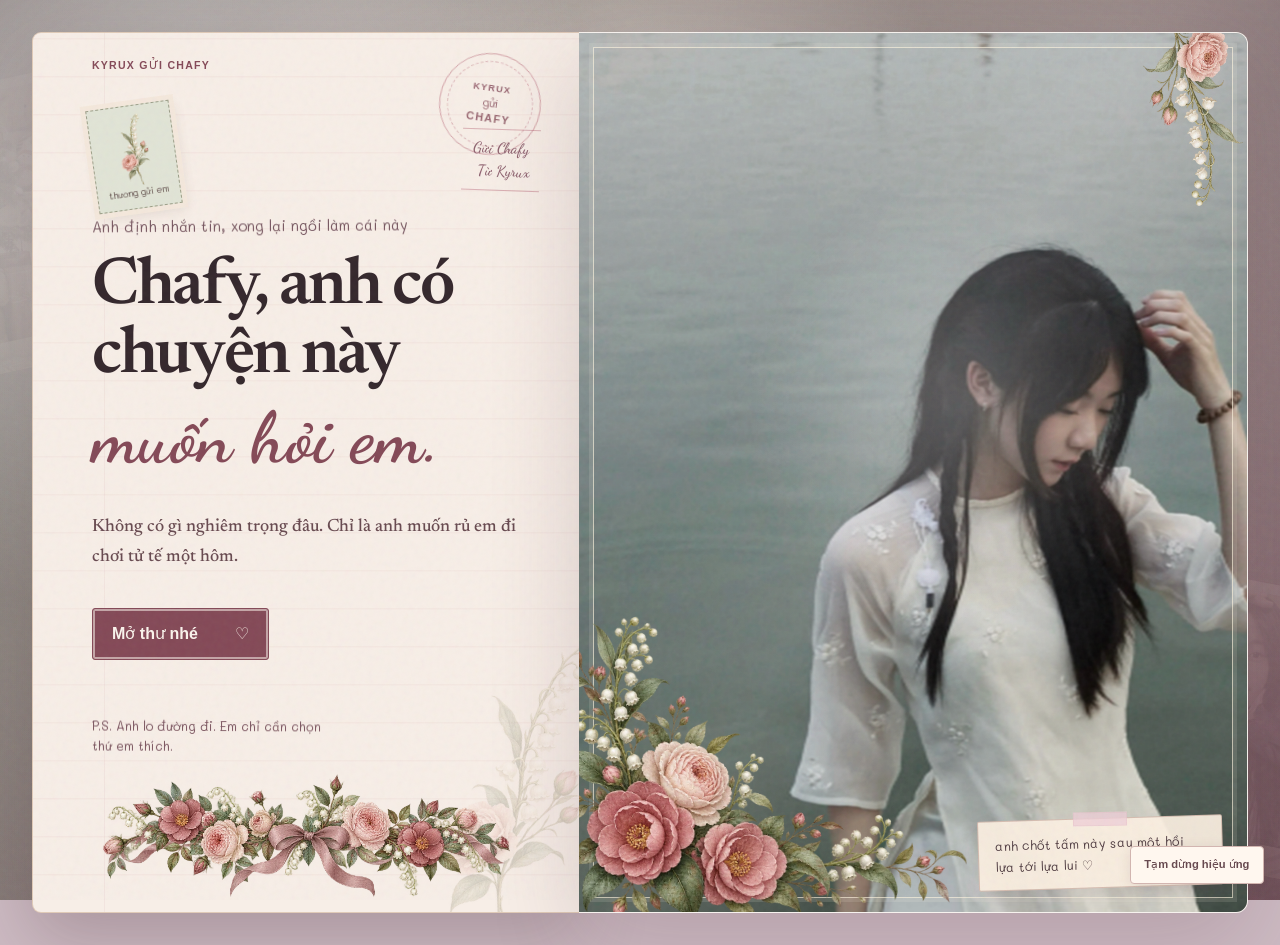
<file: index.html>
<!doctype html>
<html lang="vi">
<head>
  <meta charset="UTF-8">
  <meta name="viewport" content="width=device-width, initial-scale=1.0">
  <meta name="theme-color" content="#eadde0">
  <meta name="description" content="Một lời mời riêng dành cho em.">
  <title>Một lời mời dành cho em</title>
  <link rel="icon" href="data:image/svg+xml,%3Csvg xmlns='http://www.w3.org/2000/svg' viewBox='0 0 64 64'%3E%3Crect width='64' height='64' rx='18' fill='%23111111'/%3E%3Cpath d='M32 49S13 38 13 24c0-9 11-13 19-4 8-9 19-5 19 4 0 14-19 25-19 25Z' fill='%23e95763'/%3E%3C/svg%3E">
  <link rel="preload" href="assets/fonts/newsreader-vietnamese.woff2" as="font" type="font/woff2" crossorigin>
  <link rel="preload" href="assets/fonts/newsreader-latin.woff2" as="font" type="font/woff2" crossorigin>
  <link rel="preload" href="assets/fonts/dancing-script-vietnamese.woff2" as="font" type="font/woff2" crossorigin>
  <link rel="preload" href="assets/fonts/dancing-script-latin.woff2" as="font" type="font/woff2" crossorigin>
  <link rel="stylesheet" href="styles.css">
  <script src="app.js" defer></script>
</head>
<body>
  <div class="ambient-scene" aria-hidden="true">
    <div class="ambient-scene__photo"></div>
    <div class="ambient-scene__veil"></div>
    <span class="ambient-scene__memory ambient-scene__memory--one"></span>
    <span class="ambient-scene__memory ambient-scene__memory--two"></span>
    <img class="ambient-scene__camellia" src="assets/love-letter-bouquet.webp" alt="">
    <span class="ambient-scene__light ambient-scene__light--one"></span>
    <span class="ambient-scene__light ambient-scene__light--two"></span>
  </div>
  <div class="petal-layer" id="petal-layer" aria-hidden="true"></div>
  <div class="magic-layer" id="magic-layer" aria-hidden="true"></div>
  <div class="glimmer-layer" id="glimmer-layer" aria-hidden="true"></div>
  <button class="motion-toggle" id="motion-toggle" type="button" aria-pressed="false">Tạm dừng hiệu ứng</button>
  <main>
    <section class="intro" id="intro" aria-labelledby="intro-title">
      <div class="intro__panel">
        <div class="intro__brand">KYRUX GỬI CHAFY</div>
        <div class="letter-stamp" aria-hidden="true"><img src="assets/love-letter-sprig.webp" alt=""><span>thương gửi em</span></div>
        <div class="postmark" aria-label="Kyrux gửi Chafy"><span>KYRUX</span><i>gửi</i><strong>CHAFY</strong></div>
        <div class="letter-address" aria-label="Người gửi Kyrux, người nhận Chafy"><span>Gửi Chafy</span><span>Từ Kyrux</span></div>
        <img class="intro__camellia" src="assets/love-letter-sprig.webp" alt="">
        <div class="intro__copy">
          <p class="kicker">Anh định nhắn tin, xong lại ngồi làm cái này</p>
          <h1 id="intro-title">Chafy, anh có chuyện này <span class="handwritten">muốn hỏi em.</span></h1>
          <p class="intro__lead">Không có gì nghiêm trọng đâu. Chỉ là anh muốn rủ em đi chơi tử tế một hôm.</p>
          <button class="button button--accent" id="open-case" type="button"><span>Mở thư nhé</span><span aria-hidden="true">♡</span></button>
        </div>
        <p class="intro__fineprint">P.S. Anh lo đường đi. Em chỉ cần chọn thứ em thích.</p>
        <div class="letter-garland" aria-hidden="true"><img src="assets/love-letter-garland.webp" alt="" width="1500" height="500"></div>
      </div>
      <div class="intro__portrait">
        <img src="27.jpeg" alt="Chân dung người anh muốn mời đi hẹn hò">
        <span class="floral-sprig floral-sprig--portrait" aria-hidden="true"><img src="assets/love-letter-bouquet.webp" alt="" width="1100" height="733"></span>
        <span class="floral-sprig floral-sprig--portrait-top" aria-hidden="true"><img src="assets/love-letter-sprig.webp" alt="" width="540" height="810"></span>
        <span class="photo-note">anh chốt tấm này sau một hồi lựa tới lựa lui ♡</span>
      </div>
    </section>

    <section class="case-file" id="case-file" aria-labelledby="case-title" hidden>
      <header class="case-header">
        <a class="brand" href="#case-file" aria-label="Thư gửi em, đầu trang">♡</a>
        <p>Kyrux gửi Chafy</p>
        <span>CHỦ NHẬT CỦA HAI ĐỨA</span>
      </header>

      <section class="hero">
        <div class="hero__copy">
          <div class="flower-keepsake" aria-hidden="true"><img src="assets/love-letter-sprig.webp" alt=""><span>Một nhành hoa, một lời hẹn.</span></div>
          <h2 id="case-title" tabindex="-1">Chafy, hôm nào mình <span class="handwritten">đi chơi nhé?</span></h2>
          <p>Em cứ chọn điều em thích. Nếu giữa chừng đổi ý thì mình đổi, không sao cả.</p>
          <div class="hero__signature" aria-hidden="true"><span>Kyrux</span><b>→</b><span>Chafy</span></div>
        </div>
        <div class="contact-sheet" aria-label="Những khoảnh khắc của em">
          <img class="contact-sheet__wide" src="30.jpeg" alt="Một khoảnh khắc đáng yêu của em">
          <img src="18.jpeg" alt="Em bên cây thông Noel">
          <img src="23.jpeg" alt="Một khoảnh khắc tinh nghịch của em">
          <aside class="love-note"><span>P.S.</span><p>Anh định chọn một tấm. Xem đi xem lại rồi tham, để cả ba luôn.</p></aside>
          <span class="floral-sprig floral-sprig--album" aria-hidden="true"><img src="assets/love-letter-bouquet.webp" alt="" loading="lazy"></span>
          <span class="album-ribbon" aria-hidden="true">những tấm anh thích nhất</span>
        </div>
      </section>

      <aside class="date-ticket" aria-label="Lời hẹn Chủ nhật">
        <img class="date-ticket__flowers" src="assets/love-letter-garland.webp" alt="" loading="lazy">
        <div class="date-ticket__message"><span>Hà Nội, một hôm không vội</span><p>Để dành anh <span class="handwritten">một ngày Chủ nhật nhé.</span></p><small>Đi đâu thì em chọn. Đi cùng em thì anh chọn rồi.</small></div>
        <div class="date-ticket__stub" aria-hidden="true"><span>CHỈ HAI ĐỨA</span><b>K ♡ C</b><i>hẹn em</i></div>
      </aside>

      <section class="mission" id="mission" aria-labelledby="mission-title">
        <span class="mission__tab" aria-hidden="true">Hồ sơ Chủ nhật</span>
        <img class="mission__camellia" src="assets/love-letter-sprig.webp" alt="" loading="lazy">
        <div class="mission__heading">
          <h2 id="mission-title">Chafy chọn đi, phần còn lại để anh.</h2>
          <p>Không có đáp án đúng đâu. Em thích phương án nào thì bấm phương án đó.</p>
        </div>

        <div class="progress" aria-label="Tiến độ: bước 1 trên 4">
          <div class="progress__meta"><span id="step-name">Đi bằng gì đây?</span><span id="step-count">1 / 4</span></div>
          <div class="progress__line"><span id="progress-bar"></span></div>
        </div>

        <form id="date-form" novalidate>
          <div class="form-step is-active" data-step="1">
            <fieldset>
              <legend tabindex="-1">Đầu tiên, em muốn mình đi bằng gì?</legend>
              <p class="question-note">Em thấy cách nào thoải mái nhất thì chọn. Không muốn nghĩ cũng được, cứ giao anh.</p>
              <div class="transport-list">
                <label class="transport-choice"><input type="radio" name="transport" value="Xe máy"><span class="transport-choice__mark">A</span><span><strong>Xe máy</strong><small>Chủ động dừng đâu cũng được, hợp những kèo gần.</small></span><span class="transport-choice__state"><span>Chọn</span><b>Đã chọn ♡</b></span></label>
                <label class="transport-choice"><input type="radio" name="transport" value="Ô tô hoặc taxi"><span class="transport-choice__mark">B</span><span><strong>Ô tô hoặc taxi</strong><small>Thoải mái hơn nếu đi xa hoặc hôm đó trời không chiều mình.</small></span><span class="transport-choice__state"><span>Chọn</span><b>Đã chọn ♡</b></span></label>
                <label class="transport-choice"><input type="radio" name="transport" value="Xe buýt"><span class="transport-choice__mark">C</span><span><strong>Xe buýt</strong><small>Đi chậm một chút, có thêm thời gian ngồi cạnh và nói chuyện.</small></span><span class="transport-choice__state"><span>Chọn</span><b>Đã chọn ♡</b></span></label>
                <label class="transport-choice transport-choice--note"><input type="radio" name="transport" value="Để anh sắp xếp"><span class="transport-choice__mark">D</span><span><strong>Để anh sắp xếp</strong><small>Em chọn nơi muốn đến, anh chọn cách đi hợp lý nhất.</small></span><span class="transport-choice__state"><span>Chọn</span><b>Đã chọn ♡</b></span></label>
              </div>
              <p class="field-error" data-error="transport" role="alert"></p>
            </fieldset>
          </div>

          <div class="form-step" data-step="2" hidden>
            <fieldset>
              <legend tabindex="-1">Tiếp theo, mình đi đâu chơi?</legend>
              <p class="question-note">Anh để sẵn tám kèo cho trọn ngày Chủ nhật. Chạm vào một thẻ để chọn và mở lịch trình ngay bên dưới.</p>
              <div class="choice-grid choice-grid--places">
                <div class="place-option place-option--wide">
                  <label class="place-choice">
                    <input type="radio" name="place" value="Hồ Tây và phố đi bộ Trịnh Công Sơn">
                    <img src="8.jpeg" alt=""><span class="choice-overlay"></span>
                    <span class="choice-copy"><small>A · Nhẹ nhàng, ít di chuyển</small><strong>Một ngày chậm quanh Hồ Tây</strong><span>Ăn sáng muộn, dạo hồ, cà phê, ngắm hoàng hôn rồi đi chơi tối</span></span><span class="choice-state" aria-hidden="true"><span>Chọn</span><b>Đã chọn ♡</b></span>
                  </label>
                  <a class="place-link" href="https://thanglong.chinhphu.vn/6-nghin-nguoi-den-pho-di-bo-trinh-cong-son-sau-3-ngay-khai-truong-10323022.htm" target="_blank" rel="noopener noreferrer" aria-label="Xem thông tin phố đi bộ Trịnh Công Sơn, mở trong tab mới">Xem nơi này <span aria-hidden="true">↗</span></a>
                </div>
                <div class="place-option">
                  <label class="place-choice">
                    <input type="radio" name="place" value="Làng gốm Bát Tràng">
                    <img src="17.jpeg" alt=""><span class="choice-overlay"></span>
                    <span class="choice-copy"><small>B · Nặn gốm, chụp ảnh</small><strong>Bát Tràng rồi về ngắm Hồ Tây</strong><span>Sáng đi làng gốm, chiều thong thả quay về thành phố</span></span><span class="choice-state" aria-hidden="true"><span>Chọn</span><b>Đã chọn ♡</b></span>
                  </label>
                  <a class="place-link" href="https://battrang.hanoi.gov.vn/" target="_blank" rel="noopener noreferrer" aria-label="Xem thông tin Bát Tràng, mở trong tab mới">Xem nơi này <span aria-hidden="true">↗</span></a>
                </div>
                <div class="place-option">
                  <label class="place-choice">
                    <input type="radio" name="place" value="Làng cổ Đường Lâm">
                    <img src="26.jpeg" alt=""><span class="choice-overlay"></span>
                    <span class="choice-copy"><small>C · Đường làng, đồ quê</small><strong>Đường Lâm và Sơn Tây</strong><span>Đi nhà cổ, ăn trưa trong làng rồi ghé Thành cổ Sơn Tây</span></span><span class="choice-state" aria-hidden="true"><span>Chọn</span><b>Đã chọn ♡</b></span>
                  </label>
                  <a class="place-link" href="https://langcoduonglam.vn/" target="_blank" rel="noopener noreferrer" aria-label="Xem thông tin Làng cổ Đường Lâm, mở trong tab mới">Xem nơi này <span aria-hidden="true">↗</span></a>
                </div>
                <div class="place-option">
                  <label class="place-choice">
                    <input type="radio" name="place" value="Vườn quốc gia Ba Vì">
                    <img src="20.jpeg" alt=""><span class="choice-overlay"></span>
                    <span class="choice-copy"><small>D · Rừng núi, dậy sớm</small><strong>Một ngày trốn lên Ba Vì</strong><span>Đi bộ giữa rừng, ăn trưa trên núi rồi về Hà Nội ăn tối</span></span><span class="choice-state" aria-hidden="true"><span>Chọn</span><b>Đã chọn ♡</b></span>
                  </label>
                  <a class="place-link" href="https://vuonquocgiabavi.com.vn/danh-muc/diem-tuyen-du-lich/" target="_blank" rel="noopener noreferrer" aria-label="Xem các điểm du lịch tại Vườn quốc gia Ba Vì, mở trong tab mới">Xem nơi này <span aria-hidden="true">↗</span></a>
                </div>
                <div class="place-option place-option--wide">
                  <label class="place-choice">
                    <input type="radio" name="place" value="Hồ Hoàn Kiếm và phố cổ">
                    <img src="11.jpeg" alt=""><span class="choice-overlay"></span>
                    <span class="choice-copy"><small>E · Gần, nhiều món ngon</small><strong>Lang thang phố cổ cả ngày</strong><span>Ăn sáng, đi bộ quanh hồ, ghé bảo tàng rồi săn món ngon trong phố</span></span><span class="choice-state" aria-hidden="true"><span>Chọn</span><b>Đã chọn ♡</b></span>
                  </label>
                  <a class="place-link" href="https://sodulich.hanoi.gov.vn/" target="_blank" rel="noopener noreferrer" aria-label="Xem cổng thông tin du lịch Hà Nội, mở trong tab mới">Xem nơi này <span aria-hidden="true">↗</span></a>
                </div>
                <div class="place-option">
                  <label class="place-choice">
                    <input type="radio" name="place" value="Văn Miếu và Hoàng thành Thăng Long">
                    <img src="16.jpeg" alt=""><span class="choice-overlay"></span>
                    <span class="choice-copy"><small>F · Lịch sử, nhiều góc đẹp</small><strong>Văn Miếu và Hoàng thành</strong><span>Một ngày đi chậm qua hai nơi đẹp và rất Hà Nội</span></span><span class="choice-state" aria-hidden="true"><span>Chọn</span><b>Đã chọn ♡</b></span>
                  </label>
                  <a class="place-link" href="https://vanmieu.gov.vn/vi" target="_blank" rel="noopener noreferrer" aria-label="Xem thông tin Văn Miếu Quốc Tử Giám, mở trong tab mới">Xem nơi này <span aria-hidden="true">↗</span></a>
                </div>
                <div class="place-option">
                  <label class="place-choice">
                    <input type="radio" name="place" value="Việt Phủ Thành Chương và Sóc Sơn">
                    <img src="24.jpeg" alt=""><span class="choice-overlay"></span>
                    <span class="choice-copy"><small>G · Kiến trúc, cây xanh</small><strong>Việt Phủ rồi trốn lên Sóc Sơn</strong><span>Xem nhà cổ, ăn trưa ngoài thành và ngồi cà phê giữa nhiều cây</span></span><span class="choice-state" aria-hidden="true"><span>Chọn</span><b>Đã chọn ♡</b></span>
                  </label>
                  <a class="place-link" href="https://vietphuthanhchuong.com.vn/" target="_blank" rel="noopener noreferrer" aria-label="Xem thông tin Việt Phủ Thành Chương, mở trong tab mới">Xem nơi này <span aria-hidden="true">↗</span></a>
                </div>
                <div class="place-option">
                  <label class="place-choice">
                    <input type="radio" name="place" value="Thiên đường Bảo Sơn">
                    <img src="29.jpeg" alt=""><span class="choice-overlay"></span>
                    <span class="choice-copy"><small>H · Vui chơi, không cần nghiêm túc</small><strong>Một ngày chơi hết mình</strong><span>Thủy cung, trò chơi, xem lịch biểu diễn rồi tối đi ăn bù năng lượng</span></span><span class="choice-state" aria-hidden="true"><span>Chọn</span><b>Đã chọn ♡</b></span>
                  </label>
                  <a class="place-link" href="https://baosonparadise.vn/" target="_blank" rel="noopener noreferrer" aria-label="Xem thông tin Thiên đường Bảo Sơn, mở trong tab mới">Xem nơi này <span aria-hidden="true">↗</span></a>
                </div>
              </div>
              <aside class="plan-preview" id="plan-preview" aria-live="polite" hidden>
                <div class="plan-preview__heading">
                  <span>Lịch trình Chủ nhật</span>
                  <h3 id="plan-title"></h3>
                  <p id="plan-note"></p>
                </div>
                <ol class="plan-preview__list" id="plan-list"></ol>
              </aside>
              <p class="field-error" data-error="place" role="alert"></p>
            </fieldset>
          </div>

          <div class="form-step" data-step="3" hidden>
            <fieldset>
              <legend tabindex="-1">Rồi mình ăn gì?</legend>
              <p class="question-note">Món nào đọc tới mà thấy đói thì chọn món đó.</p>
              <div class="food-list">
                <label class="food-choice"><input type="radio" name="food" value="Bữa tối xinh xắn"><span class="food-choice__index">A</span><span><strong>Một bữa tối xinh xắn</strong><small>Món gì cũng được, miễn là mình ngồi lâu một chút</small></span><span class="food-choice__action"><span>Chọn</span><b>Đã chọn ♡</b></span></label>
                <label class="food-choice"><input type="radio" name="food" value="Đồ nướng Hàn Quốc"><span class="food-choice__index">B</span><span><strong>Kèo nướng no căng</strong><small>Ăn tới khi cả hai cùng bảo thôi, đủ rồi</small></span><span class="food-choice__action"><span>Chọn</span><b>Đã chọn ♡</b></span></label>
                <label class="food-choice"><input type="radio" name="food" value="Đi ăn mỗi chỗ một ít"><span class="food-choice__index">C</span><span><strong>Đi ăn mỗi chỗ một ít</strong><small>Đi bộ, thấy món gì ngon thì mình ghé</small></span><span class="food-choice__action"><span>Chọn</span><b>Đã chọn ♡</b></span></label>
                <label class="food-choice"><input type="radio" name="food" value="Chỉ ăn đồ ngọt"><span class="food-choice__index">D</span><span><strong>Chỉ ăn đồ ngọt</strong><small>Hơi thiếu lành mạnh một chút, nhưng chắc vui</small></span><span class="food-choice__action"><span>Chọn</span><b>Đã chọn ♡</b></span></label>
              </div>
              <p class="field-error" data-error="food" role="alert"></p>
            </fieldset>
          </div>

          <div class="form-step" data-step="4" hidden>
            <fieldset>
              <legend tabindex="-1">Còn điều gì anh cần biết không?</legend>
              <p class="question-note">Em muốn ăn gì thêm, ghét chỗ nào, hay chỉ muốn nhắn anh một câu cũng được.</p>
              <div class="letter-field">
                <label for="message">Nhắn riêng cho anh</label>
                <textarea id="message" name="message" rows="6" maxlength="500" placeholder="Ví dụ: nhớ đến đúng giờ..."></textarea>
                <span class="character-count"><b id="character-count">0</b>/500</span>
              </div>
              <label class="date-field" for="date-choice"><span>Chủ nhật nào em rảnh nhất?</span><input type="date" name="date" id="date-choice"></label>
              <p class="field-error" data-error="date" role="alert"></p>
              <p class="field-error" data-error="message" role="alert"></p>
            </fieldset>
          </div>

          <div class="form-actions">
            <button class="button button--quiet" id="back-button" type="button" hidden>Quay lại</button>
            <button class="button button--accent" id="next-button" type="button"><span>Tiếp tục</span><span aria-hidden="true">♡</span></button>
          </div>
        </form>
      </section>

      <section class="final-note" aria-label="Lời nhắn cuối">
        <span class="floral-sprig floral-sprig--closing" aria-hidden="true"><img src="assets/love-letter-bouquet.webp" alt="" loading="lazy"></span>
        <span class="final-note__seal" aria-hidden="true">K<span>♡</span>C</span>
        <img src="28.jpeg" alt="Một kỷ niệm đẹp của em">
        <blockquote><p>Nói thật nhé, đi đâu cũng được. Miễn hôm đó người đi cạnh anh <span class="handwritten">là em.</span></p><footer>Kyrux, viết hơi vụng nhưng rủ em là thật ♡</footer></blockquote>
      </section>

      <footer class="page-footer"><p>KYRUX × CHAFY <span id="current-year"></span></p><p>Một bức thư chỉ có đúng hai người cần hiểu.</p></footer>
    </section>
  </main>

  <dialog class="success-dialog" id="success-dialog">
    <span class="dialog-label">Kyrux nhận được rồi</span>
    <h2>Oke Chafy, để anh lo phần còn lại.</h2>
    <p id="success-summary">Kyrux ghi lại hết rồi.</p>
    <button class="button button--accent" id="close-success" type="button"><span>Đóng lại</span></button>
  </dialog>
  <div class="toast" id="toast" role="status" aria-live="polite"></div>
</body>
</html>
</file>
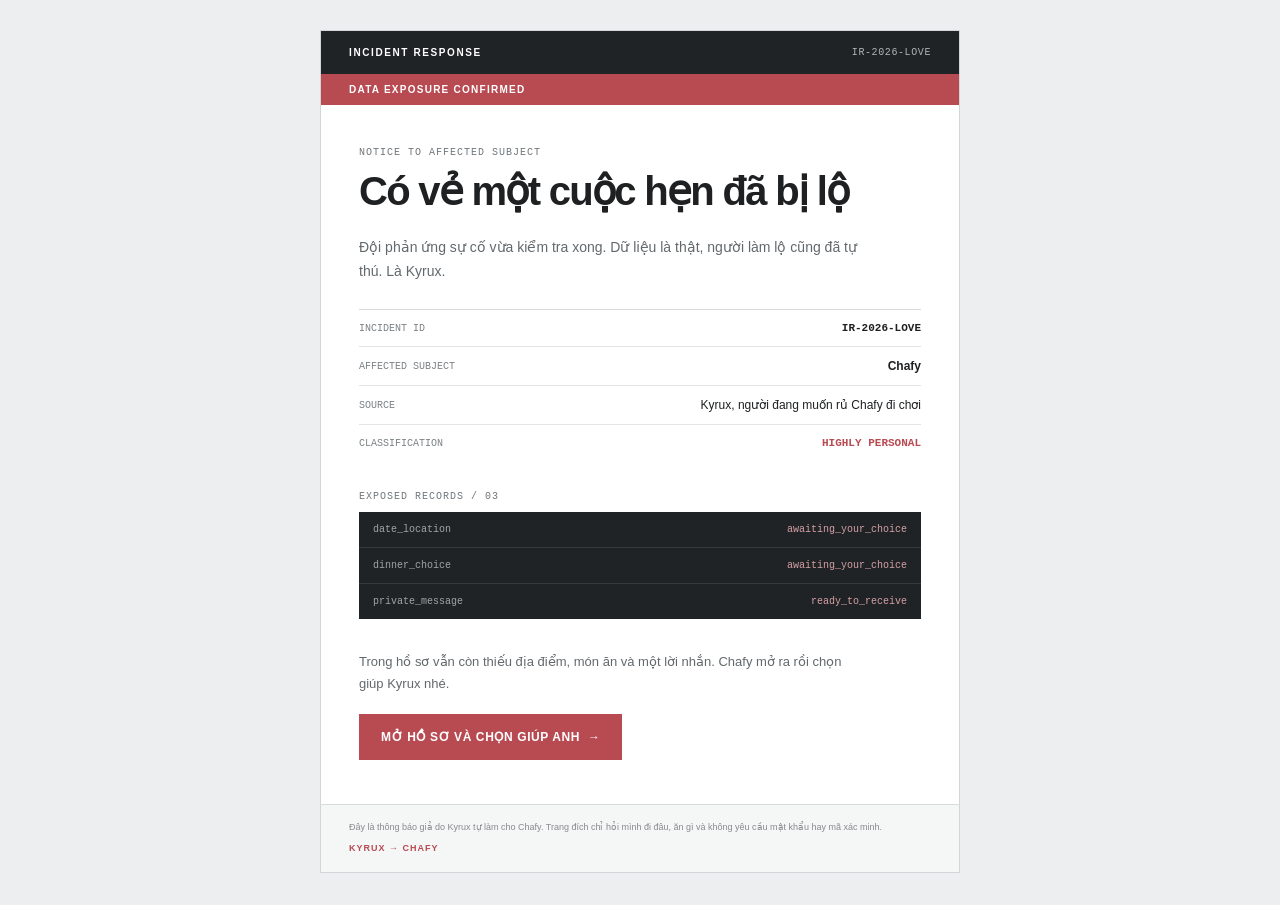
<file: email-template.html>
<!doctype html>
<html lang="vi">
<head>
  <meta charset="UTF-8">
  <meta name="viewport" content="width=device-width,initial-scale=1">
  <title>Thông báo sự cố dữ liệu</title>
</head>
<body style="margin:0;padding:0;background:#eceeef;font-family:Arial,sans-serif;color:#1e2022">
  <!-- Thay YOUR_WEBSITE_URL bằng link website sau khi deploy. -->
  <div style="display:none;max-height:0;overflow:hidden;opacity:0;color:transparent">Chafy, có vẻ một cuộc hẹn liên quan đến em vừa bị lộ.</div>

  <table role="presentation" width="100%" cellspacing="0" cellpadding="0" border="0" style="background:#eceeef">
    <tr>
      <td align="center" style="padding:30px 12px">
        <table role="presentation" width="100%" cellspacing="0" cellpadding="0" border="0" style="max-width:640px;background:#ffffff;color:#1e2022;border-collapse:collapse;border:1px solid #d3d6d8">
          <tr>
            <td style="padding:16px 28px;background:#202326;color:#ffffff;font-size:10px;font-weight:bold;letter-spacing:1.6px">
              INCIDENT RESPONSE
              <span style="float:right;color:#aeb4b8;font-family:monospace;font-weight:normal;letter-spacing:.6px">IR-2026-LOVE</span>
            </td>
          </tr>

          <tr>
            <td style="padding:10px 28px;background:#b84a52;color:#ffffff;font-size:10px;font-weight:bold;letter-spacing:1.25px">
              DATA EXPOSURE CONFIRMED
            </td>
          </tr>

          <tr>
            <td style="padding:42px 38px 26px">
              <p style="margin:0 0 12px;color:#70767a;font-family:monospace;font-size:10px;letter-spacing:1px">NOTICE TO AFFECTED SUBJECT</p>
              <h1 style="max-width:500px;margin:0;font-size:40px;font-weight:600;line-height:1.08;letter-spacing:-1.7px">Có vẻ một cuộc hẹn đã bị lộ</h1>
              <p style="max-width:520px;margin:22px 0 0;color:#62686c;font-size:14px;line-height:1.72">Đội phản ứng sự cố vừa kiểm tra xong. Dữ liệu là thật, người làm lộ cũng đã tự thú. Là Kyrux.</p>
            </td>
          </tr>

          <tr>
            <td style="padding:0 38px 30px">
              <table role="presentation" width="100%" cellspacing="0" cellpadding="0" border="0" style="border-top:1px solid #d8dbdd;border-collapse:collapse">
                <tr>
                  <td style="width:38%;padding:12px 0;border-bottom:1px solid #e2e4e5;color:#7b8185;font-family:monospace;font-size:10px">INCIDENT ID</td>
                  <td style="padding:12px 0;border-bottom:1px solid #e2e4e5;text-align:right;font-family:monospace;font-size:11px;font-weight:bold">IR-2026-LOVE</td>
                </tr>
                <tr>
                  <td style="padding:12px 0;border-bottom:1px solid #e2e4e5;color:#7b8185;font-family:monospace;font-size:10px">AFFECTED SUBJECT</td>
                  <td style="padding:12px 0;border-bottom:1px solid #e2e4e5;text-align:right;font-size:12px;font-weight:bold">Chafy</td>
                </tr>
                <tr>
                  <td style="padding:12px 0;border-bottom:1px solid #e2e4e5;color:#7b8185;font-family:monospace;font-size:10px">SOURCE</td>
                  <td style="padding:12px 0;border-bottom:1px solid #e2e4e5;text-align:right;font-size:12px">Kyrux, người đang muốn rủ Chafy đi chơi</td>
                </tr>
                <tr>
                  <td style="padding:12px 0;color:#7b8185;font-family:monospace;font-size:10px">CLASSIFICATION</td>
                  <td style="padding:12px 0;text-align:right;color:#b84a52;font-family:monospace;font-size:11px;font-weight:bold">HIGHLY PERSONAL</td>
                </tr>
              </table>
            </td>
          </tr>

          <tr>
            <td style="padding:0 38px 32px">
              <p style="margin:0 0 10px;color:#70767a;font-family:monospace;font-size:10px;letter-spacing:1px">EXPOSED RECORDS / 03</p>
              <table role="presentation" width="100%" cellspacing="0" cellpadding="0" border="0" style="border-collapse:collapse;background:#202326;color:#e9ecee;font-family:monospace">
                <tr>
                  <td style="width:48%;padding:12px 14px;border-bottom:1px solid #363a3d;color:#9ea5a9;font-size:10px">date_location</td>
                  <td style="padding:12px 14px;border-bottom:1px solid #363a3d;text-align:right;color:#d5a1a5;font-size:10px">awaiting_your_choice</td>
                </tr>
                <tr>
                  <td style="padding:12px 14px;border-bottom:1px solid #363a3d;color:#9ea5a9;font-size:10px">dinner_choice</td>
                  <td style="padding:12px 14px;border-bottom:1px solid #363a3d;text-align:right;color:#d5a1a5;font-size:10px">awaiting_your_choice</td>
                </tr>
                <tr>
                  <td style="padding:12px 14px;color:#9ea5a9;font-size:10px">private_message</td>
                  <td style="padding:12px 14px;text-align:right;color:#d5a1a5;font-size:10px">ready_to_receive</td>
                </tr>
              </table>
            </td>
          </tr>

          <tr>
            <td style="padding:0 38px 44px">
              <p style="max-width:500px;margin:0 0 20px;color:#62686c;font-size:13px;line-height:1.65">Trong hồ sơ vẫn còn thiếu địa điểm, món ăn và một lời nhắn. Chafy mở ra rồi chọn giúp Kyrux nhé.</p>
              <a href="https://kyrux29.github.io/phising-cute/" style="display:inline-block;padding:16px 22px;background:#b84a52;color:#ffffff;text-decoration:none;font-size:12px;font-weight:bold;letter-spacing:.6px">MỞ HỒ SƠ VÀ CHỌN GIÚP ANH&nbsp;&nbsp;→</a>
            </td>
          </tr>

          <tr>
            <td style="padding:16px 28px;border-top:1px solid #d8dbdd;color:#858b8f;background:#f5f6f6;font-size:9px;line-height:1.55">
              Đây là thông báo giả do Kyrux tự làm cho Chafy. Trang đích chỉ hỏi mình đi đâu, ăn gì và không yêu cầu mật khẩu hay mã xác minh.<br>
              <strong style="display:inline-block;margin-top:7px;color:#b84a52;letter-spacing:1px">KYRUX → CHAFY</strong>
            </td>
          </tr>
        </table>
      </td>
    </tr>
  </table>
</body>
</html>
</file>
<file: styles.css>
@font-face {
  font-family: "Bodoni Moda";
  font-style: normal;
  font-weight: 400 700;
  font-display: swap;
  src: url("assets/fonts/bodoni-moda-latin-ext.woff2") format("woff2");
  unicode-range: U+0100-02BA, U+02BD-02C5, U+02C7-02CC, U+02CE-02D7, U+02DD-02FF, U+0304, U+0308, U+0329, U+1D00-1DBF, U+1E00-1E9F, U+1EF2-1EFF, U+2020, U+20A0-20AB, U+20AD-20C0, U+2113, U+2C60-2C7F, U+A720-A7FF;
}

@font-face {
  font-family: "Bodoni Moda";
  font-style: normal;
  font-weight: 400 700;
  font-display: swap;
  src: url("assets/fonts/bodoni-moda-latin.woff2") format("woff2");
  unicode-range: U+0000-00FF, U+0131, U+0152-0153, U+02BB-02BC, U+02C6, U+02DA, U+02DC, U+0304, U+0308, U+0329, U+2000-206F, U+20AC, U+2122, U+2191, U+2193, U+2212, U+2215, U+FEFF, U+FFFD;
}

@font-face {
  font-family: "Newsreader";
  font-style: normal;
  font-weight: 400 600;
  font-display: swap;
  src: url("assets/fonts/newsreader-vietnamese.woff2") format("woff2");
  unicode-range: U+0102-0103, U+0110-0111, U+0128-0129, U+0168-0169, U+01A0-01A1, U+01AF-01B0, U+0300-0301, U+0303-0304, U+0308-0309, U+0323, U+0329, U+1EA0-1EF9, U+20AB;
}

@font-face {
  font-family: "Newsreader";
  font-style: normal;
  font-weight: 400 600;
  font-display: swap;
  src: url("assets/fonts/newsreader-latin-ext.woff2") format("woff2");
  unicode-range: U+0100-02BA, U+02BD-02C5, U+02C7-02CC, U+02CE-02D7, U+02DD-02FF, U+0304, U+0308, U+0329, U+1D00-1DBF, U+1E00-1E9F, U+1EF2-1EFF, U+2020, U+20A0-20AB, U+20AD-20C0, U+2113, U+2C60-2C7F, U+A720-A7FF;
}

@font-face {
  font-family: "Newsreader";
  font-style: normal;
  font-weight: 400 600;
  font-display: swap;
  src: url("assets/fonts/newsreader-latin.woff2") format("woff2");
  unicode-range: U+0000-00FF, U+0131, U+0152-0153, U+02BB-02BC, U+02C6, U+02DA, U+02DC, U+0304, U+0308, U+0329, U+2000-206F, U+20AC, U+2122, U+2191, U+2193, U+2212, U+2215, U+FEFF, U+FFFD;
}

@font-face {
  font-family: "Mali";
  font-style: normal;
  font-weight: 400;
  font-display: swap;
  src: url("assets/fonts/mali-vietnamese.woff2") format("woff2");
  unicode-range: U+0102-0103, U+0110-0111, U+0128-0129, U+0168-0169, U+01A0-01A1, U+01AF-01B0, U+0300-0301, U+0303-0304, U+0308-0309, U+0323, U+0329, U+1EA0-1EF9, U+20AB;
}

@font-face {
  font-family: "Mali";
  font-style: normal;
  font-weight: 400;
  font-display: swap;
  src: url("assets/fonts/mali-latin-ext.woff2") format("woff2");
  unicode-range: U+0100-02BA, U+02BD-02C5, U+02C7-02CC, U+02CE-02D7, U+02DD-02FF, U+0304, U+0308, U+0329, U+1D00-1DBF, U+1E00-1E9F, U+1EF2-1EFF, U+2020, U+20A0-20AB, U+20AD-20C0, U+2113, U+2C60-2C7F, U+A720-A7FF;
}

@font-face {
  font-family: "Mali";
  font-style: normal;
  font-weight: 400;
  font-display: swap;
  src: url("assets/fonts/mali-latin.woff2") format("woff2");
  unicode-range: U+0000-00FF, U+0131, U+0152-0153, U+02BB-02BC, U+02C6, U+02DA, U+02DC, U+0304, U+0308, U+0329, U+2000-206F, U+20AC, U+2122, U+2191, U+2193, U+2212, U+2215, U+FEFF, U+FFFD;
}

@font-face {
  font-family: "Dancing Script";
  font-style: normal;
  font-weight: 600 700;
  font-display: swap;
  src: url("assets/fonts/dancing-script-vietnamese.woff2") format("woff2");
  unicode-range: U+0102-0103, U+0110-0111, U+0128-0129, U+0168-0169, U+01A0-01A1, U+01AF-01B0, U+0300-0301, U+0303-0304, U+0308-0309, U+0323, U+0329, U+1EA0-1EF9, U+20AB;
}
@font-face {
  font-family: "Dancing Script";
  font-style: normal;
  font-weight: 600 700;
  font-display: swap;
  src: url("assets/fonts/dancing-script-latin-ext.woff2") format("woff2");
  unicode-range: U+0100-02BA, U+02BD-02C5, U+02C7-02CC, U+02CE-02D7, U+02DD-02FF, U+0304, U+0308, U+0329, U+1D00-1DBF, U+1E00-1E9F, U+1EF2-1EFF, U+2020, U+20A0-20AB, U+20AD-20C0, U+2113, U+2C60-2C7F, U+A720-A7FF;
}
@font-face {
  font-family: "Dancing Script";
  font-style: normal;
  font-weight: 600 700;
  font-display: swap;
  src: url("assets/fonts/dancing-script-latin.woff2") format("woff2");
  unicode-range: U+0000-00FF, U+0131, U+0152-0153, U+02BB-02BC, U+02C6, U+02DA, U+02DC, U+0304, U+0308, U+0329, U+2000-206F, U+20AC, U+2122, U+2191, U+2193, U+2212, U+2215, U+FEFF, U+FFFD;
}

:root {
  --blush: #e4d5d2;
  --blush-deep: #cbb0b6;
  --paper: #faf4ec;
  --paper-soft: #efe4dc;
  --ink: #4e3a3f;
  --ink-deep: #34272c;
  --muted: #684a50;
  --line: #d2bfc0;
  --accent: #844957;
  --accent-soft: #e2c6c9;
  --sage: #82917c;
  --danger: #982f48;
  --display: "Newsreader", "Iowan Old Style", Georgia, serif;
  --serif: "Newsreader", "Iowan Old Style", Georgia, serif;
  --sans: "Avenir Next", "Segoe UI", "Noto Sans", Arial, sans-serif;
  --hand: "Mali", "Segoe Print", cursive;
  --script: "Dancing Script", "Mali", cursive;
  --ease: cubic-bezier(.2, .8, .2, 1);
  --shadow: 0 20px 60px rgba(70, 42, 50, .1);
}

* { box-sizing: border-box; }
[hidden] { display: none !important; }
html { scroll-behavior: smooth; background: #cdbbc3; }
body { position: relative; isolation: isolate; margin: 0; min-width: 320px; color: var(--ink); background: transparent; font-family: var(--sans); font-kerning: normal; font-synthesis: none; text-rendering: optimizeLegibility; -webkit-font-smoothing: antialiased; }
button, input, textarea { font: inherit; }
button, label { -webkit-tap-highlight-color: transparent; }
button { color: inherit; }
img { display: block; max-width: 100%; }
a { color: inherit; }

.ambient-scene { position: fixed; z-index: 0; inset: 0; overflow: hidden; pointer-events: none; background: linear-gradient(132deg, #7d887c 0%, #b9b5a6 28%, #e0d2c9 57%, #af8d94 100%); }
.ambient-scene::before { content: ""; position: absolute; inset: 0; opacity: .2; background-image: repeating-linear-gradient(7deg, rgba(255,245,230,.18) 0 1px, transparent 1px 5px), repeating-linear-gradient(97deg, rgba(66,34,43,.12) 0 1px, transparent 1px 7px); mix-blend-mode: soft-light; }
.ambient-scene::after { content: ""; position: absolute; inset: 0; background: radial-gradient(ellipse at center, transparent 25%, rgba(50,26,35,.28) 115%); }
.ambient-scene__photo { position: absolute; inset: -12%; background: linear-gradient(rgba(82,46,60,.3), rgba(115,71,86,.12)), url("27.jpeg") 68% 38% / cover no-repeat; filter: blur(82px) saturate(.58); opacity: .3; transform: scale(1.1); }
.ambient-scene__veil { position: absolute; inset: 0; background: radial-gradient(circle at 46% 18%, rgba(255,249,240,.7), transparent 36%), linear-gradient(113deg, rgba(255,245,237,.18), transparent 31% 68%, rgba(69,33,46,.19)); }
.ambient-scene__veil::after { content: ""; position: absolute; inset: 0; background: radial-gradient(ellipse at center, transparent 42%, rgba(74,39,53,.18) 120%); }
.ambient-scene__light { position: absolute; display: block; width: min(48vw, 680px); aspect-ratio: 1; border-radius: 50%; filter: blur(80px); opacity: .34; transform: translate3d(0, 0, 0); }
.ambient-scene__light--one { top: -24%; left: -12%; background: rgba(255,244,240,.92); }
.ambient-scene__light--two { right: -18%; bottom: -30%; background: rgba(154,77,101,.32); }
.ambient-scene__memory { position: absolute; width: clamp(150px, 18vw, 280px); aspect-ratio: 4 / 5; border: 10px solid rgba(247,232,211,.68); border-bottom-width: 30px; background-position: center; background-size: cover; box-shadow: 0 24px 55px rgba(50,25,34,.2); filter: sepia(.32) saturate(.55); opacity: .11; }
.ambient-scene__memory::after { content: ""; position: absolute; inset: 0; background: linear-gradient(145deg, rgba(255,238,214,.18), rgba(95,43,58,.1)); }
.ambient-scene__memory--one { top: 8%; left: -5%; background-image: url("18.jpeg"); transform: rotate(-12deg); }
.ambient-scene__memory--two { right: -4%; bottom: 4%; background-image: url("23.jpeg"); transform: rotate(11deg); }
.ambient-scene__camellia { position: absolute; right: -5%; bottom: -18%; width: min(46vw, 610px); opacity: .16; filter: sepia(.24) saturate(.7) contrast(.9); mix-blend-mode: multiply; transform: rotate(8deg); }
main { position: relative; z-index: 1; }

.petal-layer { position: fixed; z-index: 6; inset: 0; overflow: hidden; pointer-events: none; }
.camellia-petal { position: absolute; top: -12vh; left: var(--petal-x); width: var(--petal-size); aspect-ratio: .69; opacity: 0; animation: camellia-fall var(--petal-duration) var(--petal-delay) cubic-bezier(.38, .05, .7, .92) infinite; }
.camellia-petal::before { content: ""; position: absolute; inset: 0; border: 1px solid rgba(132,73,87,.12); border-radius: 78% 22% 72% 28% / 82% 28% 72% 18%; background: linear-gradient(145deg, #ecd0cf 0%, #cb9aa4 66%, #b87986 100%); box-shadow: inset 1px 1px 0 rgba(255,240,238,.45); animation: petal-flutter var(--petal-flutter) ease-in-out infinite alternate; }
.camellia-petal[data-tone="pale"]::before { background: linear-gradient(145deg, #fff9ea, #eaddc7 72%, #c9b69d); }
.camellia-petal[data-tone="deep"]::before { background: linear-gradient(145deg, #d6abb4, #ac7585 70%, #844957); }
.camellia-petal::after { content: ""; position: absolute; top: 19%; left: 48%; width: 1px; height: 58%; background: rgba(110,36,53,.17); transform: rotate(8deg); }

.magic-layer { position: fixed; z-index: 8; inset: 0; overflow: hidden; pointer-events: none; }
.burst-spark { position: fixed; width: 6px; height: 6px; border-radius: 1px; background: var(--paper); box-shadow: 0 0 12px rgba(168,70,91,.28); transform: translate(-50%, -50%) rotate(45deg); pointer-events: none; }
.burst-spark--heart { width: auto; height: auto; color: var(--accent); background: transparent; box-shadow: none; font: 1rem/1 var(--serif); }
.motion-ready .reveal-on-scroll { opacity: 0; transform: translateY(28px) scale(.985); transition: opacity 720ms var(--ease), transform 720ms var(--ease); }
.motion-ready .reveal-on-scroll.is-visible { opacity: 1; transform: translateY(0) scale(1); }

body::before {
  content: "";
  position: fixed;
  inset: 0;
  z-index: 10;
  pointer-events: none;
  opacity: .045;
  background-image: url("data:image/svg+xml,%3Csvg viewBox='0 0 180 180' xmlns='http://www.w3.org/2000/svg'%3E%3Cfilter id='n'%3E%3CfeTurbulence type='fractalNoise' baseFrequency='.85' numOctaves='3' stitchTiles='stitch'/%3E%3C/filter%3E%3Crect width='100%25' height='100%25' filter='url(%23n)'/%3E%3C/svg%3E");
}

.intro[hidden], .case-file[hidden], .form-step[hidden] { display: none; }
.intro { position: relative; isolation: isolate; min-height: 100dvh; display: grid; grid-template-columns: minmax(0, .9fr) minmax(0, 1.1fr); padding: clamp(.75rem, 2.5vw, 2.25rem); overflow: clip; background: transparent; }
.intro::before { content: ""; position: absolute; z-index: -1; inset: 0; background: radial-gradient(circle at 15% 22%, rgba(255,255,255,.42), transparent 27rem); pointer-events: none; }
.intro::after { display: none; }
.intro__panel { position: relative; z-index: 1; min-height: calc(100dvh - clamp(1.5rem, 5vw, 4.5rem)); display: flex; flex-direction: column; padding: 1.7rem clamp(1.5rem, 4.6vw, 4.6rem); overflow: hidden; border: 1px solid rgba(221,198,178,.9); border-right: 0; border-radius: 9px 0 0 9px; background: #f8eee3; box-shadow: 0 26px 70px rgba(57,28,38,.24); }
.intro__panel::before { content: ""; position: absolute; z-index: 0; inset: 0; opacity: .34; background: repeating-linear-gradient(0deg, transparent 0 36px, rgba(164,63,86,.11) 37px 38px), linear-gradient(90deg, transparent 0 13%, rgba(164,63,86,.15) 13% calc(13% + 1px), transparent calc(13% + 1px)); pointer-events: none; }
.intro__panel > * { position: relative; z-index: 1; }
.intro__brand { color: var(--accent); font: 650 .66rem/1 var(--sans); letter-spacing: .12em; }
.postmark { position: absolute; top: 1.25rem; right: clamp(1.25rem, 3vw, 2.5rem); width: 102px; aspect-ratio: 1; display: grid; place-content: center; gap: .18rem; border: 1px solid rgba(168,70,91,.54); border-radius: 50%; color: var(--accent); text-align: center; opacity: .82; transform: rotate(8deg); transition: opacity 220ms ease-out, transform 300ms var(--ease); }
.postmark::before { content: ""; position: absolute; inset: 7px; border: 1px dashed rgba(168,70,91,.42); border-radius: inherit; }
.postmark span, .postmark strong { font: 650 .58rem/1 var(--sans); letter-spacing: .12em; }
.postmark strong { font-size: .68rem; }
.postmark i { font: 400 .74rem/1.15 var(--hand); }
.postmark:hover { opacity: 1; transform: rotate(0deg) scale(1.04); }
.letter-address { position: absolute; z-index: 1; top: 6rem; right: clamp(1.2rem, 3vw, 2.6rem); display: grid; gap: .28rem; padding: .55rem .7rem; border-top: 1px solid rgba(164,63,86,.34); border-bottom: 1px solid rgba(164,63,86,.34); color: #8f6370; font: 400 .65rem/1.35 var(--hand); text-align: right; transform: rotate(2deg); }
.intro__camellia { position: absolute; z-index: 0; right: -3.5rem; bottom: -6.5rem; width: min(24vw, 300px); opacity: .17; filter: sepia(.22) saturate(.78) contrast(.92); mix-blend-mode: multiply; transform: rotate(7deg); pointer-events: none; }
.intro__copy { width: min(100%, 610px); margin: auto 0; padding: 3.5rem 0; }
.kicker { margin: 0 0 1.15rem; color: #775760; font: 400 .92rem/1.45 var(--hand); transform: rotate(-.4deg); }
.intro h1, .hero h2, .mission h2, .success-dialog h2 { margin: 0; font-family: var(--display); font-optical-sizing: none; font-variation-settings: "opsz" 28; font-weight: 600; letter-spacing: -.035em; }
.intro h1 { max-width: 10.5ch; color: var(--ink-deep); font-size: clamp(3.4rem, 5.7vw, 6.1rem); line-height: 1.03; }
.intro__lead { max-width: 480px; margin: 1.6rem 0 2.2rem; color: var(--muted); font: 1rem/1.75 var(--serif); }
.intro__fineprint { margin: 0; color: #977780; font: 400 .72rem/1.4 var(--hand); transform: rotate(.25deg); }
.intro__portrait { --portrait-x: 0px; --portrait-y: 0px; --light-x: 58%; --light-y: 42%; position: relative; z-index: 1; isolation: isolate; min-height: calc(100dvh - clamp(1.5rem, 5vw, 4.5rem)); overflow: hidden; border: 1px solid rgba(255,255,255,.52); border-left: 0; border-radius: 0 12px 12px 0; background: var(--paper-soft); box-shadow: 0 30px 90px rgba(75,40,54,.18); }
.intro__portrait img { width: 100%; height: 100%; min-height: inherit; object-fit: cover; object-position: 60% center; filter: saturate(.76) brightness(1.04); transform: translate3d(var(--portrait-x), var(--portrait-y), 0) scale(1.035); transition: transform 240ms var(--ease), filter 300ms ease-out; will-change: transform; }
.intro__portrait::before { content: ""; position: absolute; z-index: 1; inset: 0; pointer-events: none; background: radial-gradient(circle at var(--light-x) var(--light-y), rgba(255,250,252,.32), transparent 34%), linear-gradient(120deg, transparent 30%, rgba(255,250,252,.14) 48%, transparent 66%); opacity: .86; }
.intro__portrait::after { display: none; }
.photo-note { position: absolute; z-index: 3; right: 1.5rem; bottom: 1.5rem; max-width: 245px; padding: .85rem 1rem .75rem; border: 1px solid rgba(206,179,167,.85); border-radius: 2px; color: var(--ink); background: rgba(250,239,225,.94); box-shadow: 0 8px 22px rgba(90,52,65,.1); font: 400 .72rem/1.5 var(--hand); transform: rotate(-1.8deg); }
.photo-note::before { content: ""; position: absolute; top: -7px; left: 50%; width: 54px; height: 14px; background: rgba(238,207,216,.76); box-shadow: inset 0 0 0 1px rgba(191,111,134,.08); transform: translateX(-50%) rotate(1deg); }

.button { position: relative; isolation: isolate; min-height: 3.25rem; display: inline-flex; align-items: center; justify-content: space-between; gap: 2.3rem; padding: .82rem 1.2rem; border: 1px solid var(--line); border-radius: 3px; background: var(--paper); box-shadow: inset 0 0 0 2px rgba(255,250,242,.52); font-weight: 650; white-space: nowrap; cursor: pointer; transition: transform 100ms ease-out, background-color 180ms ease-out, border-color 180ms ease-out; }
.button > span { position: relative; z-index: 1; }
.button:hover { border-color: var(--accent); background: var(--paper-soft); }
.button:active { transform: scale(.98); }
.button:focus-visible, input:focus-visible, textarea:focus-visible { outline: 2px solid var(--accent); outline-offset: 3px; }
.button--accent { color: var(--paper); border-color: var(--accent); background: var(--accent); }
.button--accent::before, .button--accent::after { display: none; }
.button--accent:hover { color: var(--paper); border-color: #a95b72; background: #a95b72; }
.button--quiet { color: var(--muted); background: transparent; }

.case-file { position: relative; isolation: isolate; overflow: clip; background: linear-gradient(180deg, rgba(241,222,220,.42), rgba(124,84,96,.14)); }
.case-file::before { content: ""; position: absolute; z-index: -1; top: 0; right: -12%; width: 70%; height: 105dvh; background: linear-gradient(90deg, rgba(222,205,211,.75), rgba(222,205,211,.2)), url("30.jpeg") center / cover no-repeat; filter: blur(72px) saturate(.72); opacity: .22; transform: scale(1.16); pointer-events: none; }
.case-file::after { content: ""; position: absolute; z-index: -1; top: 80dvh; left: -18rem; width: 42rem; height: 42rem; border-radius: 50%; background: rgba(255,246,244,.52); filter: blur(72px); pointer-events: none; }
.case-file.is-revealed { animation: reveal 420ms var(--ease) both; }
.case-header { position: sticky; z-index: 7; top: 0; height: 64px; display: grid; grid-template-columns: 1fr auto 1fr; align-items: center; padding: 0 clamp(1.25rem, 4vw, 4rem); border-bottom: 1px solid rgba(126,87,100,.22); background: rgba(255,250,249,.68); box-shadow: 0 8px 30px rgba(75,40,54,.05); backdrop-filter: blur(22px) saturate(1.15); }
.case-header p, .case-header > span { margin: 0; color: var(--muted); font-size: .65rem; letter-spacing: .08em; }
.case-header > span { justify-self: end; }
.brand { width: 2.35rem; height: 2.35rem; display: grid; place-items: center; border: 1px dashed rgba(255,244,232,.72); border-radius: 50%; color: var(--paper); background: var(--accent); box-shadow: 0 0 0 3px var(--accent); text-decoration: none; font: 1rem/1 var(--serif); transform: rotate(-6deg); }

.hero { position: relative; width: min(100%, 1400px); min-height: calc(100dvh - 64px); display: grid; grid-template-columns: .82fr 1.18fr; align-items: center; gap: clamp(3rem, 7vw, 7rem); margin: 0 auto; padding: clamp(4rem, 7vw, 7rem) clamp(1.25rem, 5vw, 5rem); }
.hero::before { content: ""; position: absolute; z-index: -1; top: 10%; right: -9%; width: 58%; height: 76%; border-radius: 50%; background: rgba(255,249,247,.36); filter: blur(54px); }
.hero h2 { max-width: 10ch; color: var(--ink-deep); font-size: clamp(3.5rem, 7vw, 7.6rem); line-height: 1.03; }
.hero h2 span { color: var(--accent); font-style: italic; }
.hero__copy > p { max-width: 410px; margin: 1.7rem 0 0; color: var(--muted); font: 1rem/1.75 var(--serif); }
.hero__signature { display: flex; align-items: center; gap: .8rem; margin-top: 2.2rem; color: var(--accent); font: 400 .9rem/1.35 var(--hand); }
.hero__signature b { display: inline-block; color: #bc8a97; font: 400 .8rem/1 var(--sans); letter-spacing: -.1em; }
.contact-sheet { position: relative; display: grid; grid-template-columns: 1.45fr 1fr; grid-template-rows: repeat(2, minmax(0, 1fr)); gap: .65rem; height: min(70dvh, 660px); padding: 1rem; border: 1px solid rgba(211,187,168,.86); border-radius: 3px; background: #eee0d4; box-shadow: 0 26px 65px rgba(57,28,38,.24); transform: rotate(.18deg); }
.contact-sheet::after { content: ""; position: absolute; inset: .35rem; border: 1px dashed rgba(121,79,88,.28); pointer-events: none; }
.contact-sheet::before { display: none; }
.contact-sheet img { position: relative; width: 100%; height: 100%; min-height: 0; object-fit: cover; border: 5px solid #f8eee1; border-radius: 1px; filter: sepia(.08) saturate(.78) contrast(1.02); transition: transform 360ms var(--ease), filter 260ms ease-out, opacity 260ms ease-out; }
.contact-sheet img:nth-child(2) { transform: rotate(.55deg) scale(.992); }
.contact-sheet img:nth-child(3) { transform: rotate(-.65deg) scale(.992); }
.contact-sheet__wide { grid-row: 1 / 3; }
.love-note { position: absolute; left: -2rem; bottom: 2.2rem; width: min(255px, 48%); padding: 1.15rem 1.25rem; border: 1px solid #cfb3ad; border-radius: 2px; color: var(--ink); background: #f3e4d7; box-shadow: 0 10px 28px rgba(70,42,50,.12); transform: rotate(-2.4deg); }
.love-note::before { content: ""; position: absolute; top: -9px; left: 50%; width: 62px; height: 18px; background: rgba(232,198,208,.72); box-shadow: inset 0 0 0 1px rgba(191,111,134,.08); transform: translateX(-50%) rotate(-2deg); }
.love-note span { display: block; margin-bottom: .45rem; color: var(--accent); font: 400 .9rem/1.2 var(--hand); }
.love-note p { margin: 0; font: 400 .74rem/1.55 var(--hand); }

.mission { position: relative; isolation: isolate; width: min(calc(100% - 2rem), 1180px); margin: 0 auto 7rem; padding: clamp(3rem, 6vw, 6rem); border: 1px solid #d2b7ae; border-radius: 4px; background: #f5e8dc; box-shadow: 0 28px 72px rgba(57,28,38,.2); }
.mission::before { content: ""; position: absolute; z-index: -1; inset: 9px -9px -9px 9px; border: 1px solid rgba(255,255,255,.46); border-radius: 10px; background: rgba(192,155,167,.18); box-shadow: 0 16px 46px rgba(70,42,50,.08); pointer-events: none; }
.mission__tab { position: absolute; z-index: -1; top: -2rem; left: clamp(1.5rem, 6vw, 5rem); padding: .7rem 1.4rem 1rem; border: 1px solid rgba(255,242,225,.7); border-bottom: 0; border-radius: 6px 6px 0 0; color: #78545e; background: #d9bec0; box-shadow: 0 -10px 30px rgba(57,28,38,.08); font: 650 .65rem/1 var(--sans); letter-spacing: .08em; text-transform: uppercase; }
.mission__camellia { position: absolute; z-index: 0; top: 1.2rem; right: 1.3rem; width: min(24vw, 250px); opacity: .1; filter: sepia(.25) saturate(.74); mix-blend-mode: multiply; transform: rotate(5deg); pointer-events: none; }
.mission__heading, .mission .progress, .mission form { position: relative; z-index: 1; }
.mission__heading h2 { max-width: 12ch; color: var(--ink-deep); font-size: clamp(2.9rem, 5.2vw, 5.3rem); line-height: 1.04; }
.mission__heading p { margin: 1.1rem 0 0; color: var(--muted); font: 1rem/1.6 var(--serif); }
.progress { margin: 4rem 0 2.5rem; }
.progress__meta { display: flex; justify-content: space-between; margin-bottom: .75rem; color: var(--accent); font: 650 .7rem/1 var(--sans); letter-spacing: .06em; text-transform: uppercase; }
.progress__meta span:last-child { color: var(--muted); font-style: normal; }
.progress__line { height: 1px; background: var(--line); }
.progress__line span { display: block; width: 100%; height: 2px; background: var(--accent); transform: scaleX(.25); transform-origin: left; transition: transform 300ms var(--ease); }

fieldset { min-width: 0; margin: 0; padding: 0; border: 0; }
legend { max-width: 18ch; padding: .08em 0; color: var(--ink-deep); font: 500 clamp(2.1rem, 4vw, 4rem)/1.1 var(--display); font-optical-sizing: auto; letter-spacing: -.03em; }
.question-note { margin: .9rem 0 2rem; color: var(--muted); font: .95rem/1.6 var(--serif); }
.choice-grid { display: grid; grid-template-columns: repeat(12, 1fr); gap: .9rem; }
.choice-grid--places { grid-template-columns: repeat(2, minmax(0, 1fr)); gap: 1rem; }
.place-option, .place-option--wide, .place-option:nth-child(3), .place-option--text { position: relative; grid-column: auto; min-width: 0; }
.place-choice { position: relative; min-height: 226px; height: 100%; display: grid; grid-template-columns: 42% minmax(0, 1fr); grid-template-rows: 1fr; padding: .55rem; overflow: hidden; border: 1px solid #cbb1aa; border-radius: 2px; background: #fbf1e5; box-shadow: 2px 3px 0 rgba(133,88,96,.08); cursor: pointer; transition: transform 180ms var(--ease), border-color 180ms ease-out, background-color 180ms ease-out; }
.place-option:nth-child(4n + 1) .place-choice { transform: rotate(-.18deg); }
.place-option:nth-child(4n + 2) .place-choice { transform: rotate(.16deg); }
.place-choice::before, .food-choice::before, .transport-choice::before { content: ""; position: absolute; z-index: 4; top: 0; bottom: 0; left: 0; width: 3px; background: var(--accent); transform: scaleY(0); transform-origin: bottom; transition: transform 260ms var(--ease); }
.place-option--text .place-choice { display: grid; min-height: 226px; background: var(--paper); }
.place-choice input, .food-choice input, .transport-choice input { position: absolute; opacity: 0; pointer-events: none; }
.place-choice img { width: 100%; height: 100%; min-height: 0; object-fit: cover; border-radius: 4px; filter: saturate(.82) contrast(1.02); transition: transform 320ms var(--ease); }
.place-choice::after, .food-choice::after { display: none; }
.choice-overlay { display: none; }
.choice-copy { position: static; display: flex; flex-direction: column; align-items: flex-start; padding: 3.1rem 1.05rem 2.6rem; color: var(--ink); }
.choice-copy small { margin-bottom: .55rem; color: var(--accent); font: 650 .66rem/1.2 var(--sans); letter-spacing: .035em; text-transform: uppercase; }
.choice-copy strong { max-width: 16ch; font: 500 clamp(1.24rem, 1.7vw, 1.62rem)/1.08 var(--serif); font-optical-sizing: auto; }
.choice-copy > span { margin-top: .55rem; color: var(--muted); font-size: .74rem; line-height: 1.5; }
.place-link { position: absolute; z-index: 3; left: calc(42% + 1.5rem); bottom: 1.1rem; display: inline-flex; align-items: center; gap: .35rem; padding-bottom: .12rem; border-bottom: 1px solid rgba(168,70,91,.42); color: var(--accent); font: 650 .66rem/1.3 var(--sans); text-decoration: none; }
.place-link:hover { border-color: var(--accent); color: var(--ink-deep); }
.place-link:focus-visible { outline: 2px solid var(--accent); outline-offset: 3px; }
.place-option .choice-copy { padding-bottom: 2.8rem; }
.place-option--text .choice-copy { padding: 3.1rem 1.05rem 2.8rem; }
.place-option--text .choice-copy strong { max-width: 18ch; font-size: clamp(1.3rem, 2vw, 1.75rem); font-style: normal; line-height: 1.08; }
.choice-state { position: absolute; z-index: 2; top: .85rem; right: .85rem; padding: .42rem .58rem; border: 1px solid var(--line); border-radius: 3px; color: var(--ink); background: rgba(255,253,251,.94); font-size: .62rem; opacity: 1; transform: none; transition: transform 160ms var(--ease), color 160ms ease-out, background-color 160ms ease-out; }
.choice-state b, .food-choice__action b { display: none; font-weight: 600; }
.place-choice:hover { transform: translateY(-3px); border-color: var(--accent); }
.place-choice:hover::before, .food-choice:hover::before, .transport-choice:hover::before, .place-choice:has(input:checked)::before, .food-choice:has(input:checked)::before, .transport-choice:has(input:checked)::before { transform: scaleY(1); }
.place-choice:hover img { transform: scale(1.015); }
.place-choice:hover .choice-state { transform: scale(1.04); }
.place-choice:has(input:checked) { border-color: var(--accent); background: #fbf4f5; box-shadow: inset 0 0 0 1px var(--accent); }
.place-choice:has(input:checked)::after, .food-choice:has(input:checked)::after { opacity: .42; transform: scale(1); }
.place-choice:has(input:checked) .choice-state { color: var(--paper); border-color: var(--accent); background: var(--accent); }
.place-choice:has(input:checked) .choice-state > span, .food-choice:has(input:checked) .food-choice__action > span { display: none; }
.place-choice:has(input:checked) .choice-state b, .food-choice:has(input:checked) .food-choice__action b { display: inline; }
.place-choice:has(input:focus-visible), .food-choice:has(input:focus-visible) { outline: 2px solid var(--accent); outline-offset: 3px; }

.plan-preview { grid-column: 1 / -1; display: grid; grid-template-columns: minmax(0, .78fr) minmax(0, 1.22fr); gap: clamp(2rem, 5vw, 4rem); margin: .15rem 0 .35rem; padding: clamp(1.5rem, 4vw, 2.5rem); border: 1px solid rgba(117,74,84,.34); border-left: 3px solid var(--accent); border-radius: 3px; background: repeating-linear-gradient(0deg, transparent 0 31px, rgba(164,63,86,.07) 32px), #f8ede5; box-shadow: inset 0 0 0 4px rgba(255,250,241,.65); transform-origin: top center; }
.plan-preview[hidden] { display: none; }
.plan-preview__heading > span { color: var(--accent); font: 400 .72rem/1.3 var(--hand); }
.plan-preview__heading h3 { max-width: 13ch; margin: .8rem 0 0; color: var(--ink-deep); font: 500 clamp(1.55rem, 3vw, 2.5rem)/1.08 var(--display); font-optical-sizing: auto; letter-spacing: -.025em; }
.plan-preview__heading p { max-width: 32ch; margin: 1rem 0 0; color: var(--muted); font: .82rem/1.55 var(--serif); }
.plan-preview__list { position: relative; display: grid; gap: 0; margin: 0; padding: 0; list-style: none; }
.plan-preview__list::before { content: ""; position: absolute; top: .8rem; bottom: .8rem; left: 2.9rem; width: 1px; background: var(--line); }
.plan-preview__list li { position: relative; display: grid; grid-template-columns: 4.2rem 1fr; gap: .9rem; align-items: start; padding: .65rem 0; }
.plan-preview__list time { position: relative; z-index: 1; width: 3.65rem; padding: .28rem .35rem; border: 1px solid var(--line); border-radius: 100px; color: var(--accent); background: var(--paper); text-align: center; font: 600 .65rem/1 var(--sans); }
.plan-preview__list li > span { color: var(--ink); font: .82rem/1.5 var(--serif); }
.plan-preview.has-plan { box-shadow: 0 14px 34px rgba(70,42,50,.07); }

.transport-list { display: grid; grid-template-columns: 1fr 1fr; gap: .75rem; }
.transport-choice { position: relative; min-height: 142px; display: grid; grid-template-columns: 42px 1fr auto; gap: .9rem; align-items: center; padding: 1.25rem; overflow: hidden; border: 1px solid #cbb1aa; border-radius: 2px; background: #fbf1e5; box-shadow: 2px 3px 0 rgba(133,88,96,.08); cursor: pointer; transition: transform 180ms var(--ease), border-color 180ms ease-out, background-color 180ms ease-out; }
.transport-choice:nth-child(2), .transport-choice:nth-child(3) { transform: none; }
.transport-choice:hover { border-color: var(--accent); transform: translateY(-2px); }
.transport-choice:nth-child(2):hover, .transport-choice:nth-child(3):hover { transform: translateY(-2px); }
.transport-choice:has(input:checked) { border-color: var(--accent); background: #fbf4f5; box-shadow: inset 0 0 0 1px var(--accent); }
.transport-choice__mark { width: 2.25rem; height: 2.25rem; display: grid; place-items: center; border: 1px solid var(--line); border-radius: 50%; color: var(--accent); font: italic .82rem/1 var(--serif); }
.transport-choice > span:nth-of-type(2) { display: flex; flex-direction: column; gap: .45rem; }
.transport-choice strong { color: var(--ink-deep); font: 500 clamp(1.25rem, 2vw, 1.65rem)/1.1 var(--serif); }
.transport-choice small { max-width: 34ch; color: var(--muted); font-size: .76rem; line-height: 1.5; }
.transport-choice__state { color: var(--muted); font-size: .66rem; white-space: nowrap; }
.transport-choice__state b { display: none; color: var(--accent); font-weight: 600; }
.transport-choice:has(input:checked) .transport-choice__state > span { display: none; }
.transport-choice:has(input:checked) .transport-choice__state b { display: inline; }
.transport-choice:has(input:focus-visible) { outline: 2px solid var(--accent); outline-offset: 3px; }

.food-list { display: grid; grid-template-columns: 1fr 1fr; gap: .8rem; }
.food-choice { position: relative; min-height: 120px; display: grid; grid-template-columns: 38px 1fr auto; gap: .75rem; align-items: center; padding: 1.2rem; border: 1px solid #cbb1aa; border-radius: 2px; background: #fbf1e5; box-shadow: 2px 3px 0 rgba(133,88,96,.08); cursor: pointer; transition: transform 180ms var(--ease), border-color 180ms ease-out, background-color 180ms ease-out; }
.food-choice:hover { transform: translateY(-2px); border-color: var(--accent); }
.food-choice:has(input:checked) { border-color: var(--accent); background: #fbf4f5; }
.food-choice__index { width: 2rem; height: 2rem; display: grid; place-items: center; border: 1px solid var(--line); border-radius: 50%; color: var(--accent); font: italic .8rem/1 var(--serif); }
.food-choice > span:nth-of-type(2) { display: flex; flex-direction: column; gap: .38rem; }
.food-choice strong { font: 500 clamp(1.1rem, 2vw, 1.4rem)/1.1 var(--serif); }
.food-choice small { color: var(--muted); font-size: .74rem; line-height: 1.45; }
.food-choice__action { color: var(--muted); font-size: .66rem; }
.food-choice:has(input:checked) .food-choice__action { color: var(--accent); }

.letter-field { margin-top: 2rem; padding: 1.5rem; border: 1px solid var(--line); border-radius: 4px; background: repeating-linear-gradient(var(--paper), var(--paper) 39px, rgba(168,70,91,.12) 40px); }
.letter-field label { display: block; margin-bottom: 1rem; color: var(--accent); font: 400 .78rem/1.4 var(--hand); }
textarea { width: 100%; min-height: 190px; resize: vertical; border: 0; outline: 0; color: var(--ink-deep); background: transparent; font: 400 clamp(1.25rem, 2.2vw, 1.7rem)/40px var(--serif); }
textarea::placeholder { color: #b6959f; }
.character-count { display: block; margin-top: .8rem; color: #aa8c95; text-align: right; font-size: .66rem; }
.date-field { display: flex; align-items: center; justify-content: space-between; gap: 1rem; margin-top: .8rem; padding: 1.2rem 1.5rem; border: 1px solid var(--line); border-radius: 4px; color: var(--muted); background: var(--paper); font-size: .8rem; }
.date-field input { border: 0; color: var(--ink); background: transparent; }
.field-error { min-height: 1.25rem; margin: .8rem 0 0; color: var(--danger); font-size: .75rem; }
.form-actions { display: flex; justify-content: flex-end; gap: .75rem; margin-top: 2rem; }
.form-step.is-entering { animation: step-in 280ms var(--ease) both; }

.final-note { position: relative; width: min(calc(100% - 2rem), 1180px); display: grid; grid-template-columns: .82fr 1.18fr; gap: clamp(3rem, 7vw, 7rem); align-items: center; margin: 0 auto 7rem; padding: clamp(.75rem, 1.5vw, 1rem); border: 1px solid #d2b7ae; border-radius: 3px; background: #f7ebdf; box-shadow: 0 28px 72px rgba(70,42,50,.2); transform: rotate(-.12deg); }
.final-note::before { content: ""; position: absolute; z-index: 2; top: 7px; left: 22%; width: 72px; height: 20px; background: rgba(238,207,216,.76); box-shadow: inset 0 0 0 1px rgba(191,111,134,.08); transform: rotate(-3deg); }
.final-note::after { content: ""; position: absolute; z-index: 0; right: 1%; bottom: 0; width: 45%; height: 48%; background: url("assets/love-letter-bouquet.webp") bottom right / contain no-repeat; opacity: .16; pointer-events: none; }
.final-note__seal { position: absolute; z-index: 3; right: clamp(1rem, 3vw, 2.5rem); bottom: clamp(1rem, 3vw, 2.5rem); width: 4rem; aspect-ratio: 1; display: grid; grid-template-columns: 1fr auto 1fr; place-items: center; padding: .5rem; border: 1px dashed rgba(255,242,225,.72); border-radius: 50%; color: #fff4ea; background: var(--accent); box-shadow: 0 0 0 4px var(--accent), 0 9px 22px rgba(77,35,49,.2); font: 650 .66rem/1 var(--serif); transform: rotate(-8deg); }
.final-note__seal span { font-size: .55rem; }
.final-note > img { width: 100%; height: min(66dvh, 650px); object-fit: cover; border-radius: 4px; filter: saturate(.82) contrast(1.02); }
.final-note blockquote { position: relative; z-index: 1; margin: 0; padding-right: clamp(1rem, 3vw, 3rem); }
.final-note blockquote p { margin: 0; color: var(--ink-deep); font: 500 clamp(2.4rem, 5vw, 5.2rem)/1.08 var(--display); font-optical-sizing: auto; letter-spacing: -.035em; }
.final-note blockquote footer { margin-top: 2rem; color: var(--accent); font: 400 .9rem/1.4 var(--hand); }
.page-footer { display: flex; justify-content: space-between; gap: 2rem; padding: 1.4rem clamp(1.25rem, 4vw, 4rem); border-top: 1px solid rgba(126,87,100,.2); color: #866a73; font-size: .62rem; letter-spacing: .04em; background: rgba(250,243,243,.64); backdrop-filter: blur(18px); }
.page-footer p { margin: 0; }

.success-dialog { width: min(560px, calc(100% - 2rem)); padding: 3rem; border: 1px solid var(--line); border-radius: 18px; color: var(--ink); background: var(--paper); box-shadow: var(--shadow); }
.success-dialog[open] { animation: dialog-in 240ms var(--ease) both; }
.success-dialog::backdrop { background: rgba(89,48,61,.36); backdrop-filter: blur(4px); }
.dialog-label { display: block; margin-bottom: 1.4rem; color: var(--accent); font: 400 .82rem/1.35 var(--hand); }
.success-dialog h2 { max-width: 9ch; color: var(--ink-deep); font-size: clamp(3rem, 7vw, 5rem); line-height: 1.04; }
.success-dialog p { margin: 1.2rem 0 2rem; color: var(--muted); font: .95rem/1.65 var(--serif); }
.toast { position: fixed; z-index: 20; left: 50%; bottom: 1.5rem; max-width: calc(100% - 2rem); padding: .9rem 1.1rem; border: 1px solid var(--line); border-radius: 4px; color: var(--ink); background: var(--paper); box-shadow: 0 12px 35px rgba(70,42,50,.12); font-size: .75rem; opacity: 0; pointer-events: none; transform: translate(-50%, 10px); transition: opacity 180ms ease-out, transform 180ms var(--ease); }
.toast.is-visible { opacity: 1; transform: translate(-50%, 0); }

/* A pressed-flower letter: stronger ink, real botanical sprigs, warm motes. */
.intro__panel { background-color: #f7eee7; }
.intro__copy { padding-top: 9rem; }
.intro__lead, .hero__copy > p, .mission__heading p, .question-note,
.plan-preview__heading p, .plan-preview__list li > span, .success-dialog p { font-weight: 500; }
.intro__lead, .hero__copy > p { font-size: 1.12rem; line-height: 1.65; }
.choice-copy strong, .transport-choice strong, .food-choice strong { font-weight: 600; }
legend, .plan-preview__heading h3, .final-note blockquote p { font-weight: 600; font-optical-sizing: none; font-variation-settings: "opsz" 28; }
.intro__fineprint { color: #78515c; font-size: .8rem; line-height: 1.6; max-width: 33ch; }
.photo-note, .love-note p { font-size: .8rem; line-height: 1.65; }
.intro__camellia { right: -3rem; bottom: -3rem; width: 225px; opacity: .22; filter: none; mix-blend-mode: normal; transform: rotate(15deg); }
.mission__camellia { top: -3.5rem; right: -1rem; width: 165px; opacity: .8; filter: none; mix-blend-mode: normal; transform: rotate(16deg); }
.floral-sprig { position: absolute; z-index: 2; display: block; pointer-events: none; transform-origin: 50% 90%; }
.floral-sprig img, .intro__portrait .floral-sprig img, .contact-sheet .floral-sprig img { display: block; width: 100%; height: auto; min-height: 0; border: 0; object-fit: contain; opacity: 1; filter: none; transform: none; animation: none; will-change: auto; }
.floral-sprig--portrait { --sprig-angle: -4deg; left: -12px; bottom: -12px; width: clamp(290px, 38vw, 540px); transform: rotate(var(--sprig-angle)); }
.floral-sprig--portrait-top { --sprig-angle: 166deg; right: -28px; top: -55px; width: clamp(130px, 12vw, 175px); transform-origin: center; transform: rotate(var(--sprig-angle)); opacity: .9; }
.floral-sprig--album { --sprig-angle: -9deg; right: -2rem; bottom: -2rem; width: 310px; transform: rotate(var(--sprig-angle)); }
.floral-sprig--closing { --sprig-angle: 4deg; left: -1.8rem; bottom: -1.8rem; width: 260px; transform: rotate(var(--sprig-angle)); }
.letter-stamp { position: absolute !important; top: 4.5rem; left: clamp(1.5rem, 4.6vw, 4.6rem); width: 84px; padding: 7px 7px 9px; border: 1px dashed #9a9d86; outline: 5px solid #f4e8dc; background: #e1e4d6; box-shadow: 3px 6px 12px rgba(74,55,46,.12); text-align: center; transform: rotate(-8deg); pointer-events: none; }
.letter-stamp img { width: 100%; height: 74px; object-fit: contain; }
.letter-stamp span { display: block; color: #64524e; font: 400 .55rem/1.4 var(--hand); }
.letter-garland { width: calc(100% + 3rem); align-self: center; margin: .6rem -1.5rem -1.4rem; pointer-events: none; }
.letter-garland img { width: 100%; height: clamp(95px, 11vw, 160px); object-fit: contain; }
.intro__portrait::after { content: ""; display: block; position: absolute; z-index: 1; inset: 14px; border: 1px solid rgba(255,246,225,.65); box-shadow: 0 0 0 4px rgba(255,246,225,.12); pointer-events: none; }
.album-ribbon { position: absolute; z-index: 3; top: -1rem; right: 1.5rem; padding: .75rem 1.6rem; color: #fff7ef; background: #8a5865; clip-path: polygon(0 0,100% 0,94% 50%,100% 100%,0 100%,6% 50%); font: 400 .72rem/1.4 var(--hand); transform: rotate(4deg); }
.date-ticket { position: relative; isolation: isolate; width: min(calc(100% - 4rem), 830px); display: grid; grid-template-columns: 1fr 160px; margin: 3rem auto 8rem; border: 1px solid #bcae9e; border-radius: 5px; color: var(--ink-deep); background: #f5eee0; box-shadow: 0 15px 35px rgba(60,40,45,.14), 5px 6px 0 #ded4c4; transform: rotate(-1.1deg); }
.date-ticket::before { content: ""; position: absolute; inset: 8px; z-index: -1; border: 1px solid #d1b9b1; pointer-events: none; }
.date-ticket__flowers { position: absolute; top: -90px; left: 5%; width: 68%; height: 165px; object-fit: contain; pointer-events: none; }
.date-ticket__message { padding: 5rem 2.5rem 2.3rem; }
.date-ticket__message > span { color: #72515c; font: 400 .78rem/1.6 var(--hand); }
.date-ticket__message p { margin: .8rem 0 1rem; font: 600 clamp(1.9rem, 3.4vw, 3rem)/1.08 var(--display); letter-spacing: -.025em; }
.date-ticket__message small { color: var(--muted); font: 500 .95rem/1.6 var(--serif); }
.date-ticket__stub { display: flex; flex-direction: column; align-items: center; justify-content: center; gap: 1.5rem; border-left: 1px dashed #ba9b9e; background: rgba(213,219,199,.36); }
.date-ticket__stub span { font: 600 .58rem/1.4 var(--sans); letter-spacing: .12em; }
.date-ticket__stub b { color: var(--accent); font: 600 1.6rem/1 var(--display); }
.date-ticket__stub i { color: var(--accent); font: 400 .8rem/1.4 var(--hand); transform: rotate(-8deg); }
.photo-note { z-index: 3; }
.love-note { z-index: 4; }
.flower-keepsake { display: flex; align-items: center; gap: .9rem; margin: -1rem 0 1.6rem; color: #78515c; font: 400 .8rem/1.6 var(--hand); }
.flower-keepsake img { width: 60px; height: 94px; object-fit: contain; transform: rotate(-12deg); }
.intro h1 .handwritten, .hero h2 .handwritten,
.date-ticket__message p .handwritten, .final-note blockquote p .handwritten {
  display: block; padding: .06em .08em .1em 0; color: var(--accent);
  font-family: var(--script); font-weight: 700; font-style: normal;
  font-variation-settings: normal; font-size: 1.08em; line-height: 1.18;
  letter-spacing: 0; font-feature-settings: "liga" 1, "calt" 1;
}
.intro h1 { max-width: 12ch; font-size: clamp(3.25rem, 5.2vw, 5.7rem); }
.hero__signature { font: 700 1.65rem/1.4 var(--script); }
.final-note blockquote footer { font: 600 1.3rem/1.5 var(--script); }
.love-note > span, .dialog-label { font: 700 1.5rem/1.35 var(--script); }
.date-ticket__stub i { font: 700 1.3rem/1.4 var(--script); }
.letter-address { font: 600 .95rem/1.25 var(--script); }
.glimmer-layer { position: fixed; z-index: 5; inset: 0; overflow: hidden; pointer-events: none; }
.glimmer { position: absolute; left: var(--glimmer-x); top: var(--glimmer-y); width: 4px; height: 4px; border-radius: 50%; opacity: 0; background: #fff5ce; box-shadow: 0 0 7px 2px rgba(255,235,174,.65); animation: glimmer-drift var(--glimmer-duration) var(--glimmer-delay) ease-in-out infinite; }
.motion-toggle { position: fixed; z-index: 12; right: 1rem; bottom: 1rem; padding: .65rem .85rem; border: 1px solid #d2b5b0; border-radius: 4px; background: #fff7ef; color: #684a50; box-shadow: 0 3px 14px rgba(70,42,50,.1); font: 600 .7rem/1.4 var(--sans); cursor: pointer; }
.motion-toggle:focus-visible { outline: 2px solid var(--accent); outline-offset: 3px; }
.motion-toggle:disabled { cursor: default; }
.page-footer { padding-bottom: 5rem; }
body.motion-paused *, body.motion-paused *::before, body.motion-paused *::after,
body.tab-hidden *, body.tab-hidden *::before, body.tab-hidden *::after { animation-play-state: paused !important; }
.motion-paused .petal-layer, .motion-paused .glimmer-layer { opacity: 0; }
.burst-spark--petal { width: 11px; height: 16px; border-radius: 80% 20% 70% 30%; background: linear-gradient(130deg, #e3b9bd, #b87986); box-shadow: inset 1px 1px 0 rgba(255,243,243,.4); }
@keyframes sprig-sway { from { transform: rotate(calc(var(--sprig-angle) - 1.5deg)); } to { transform: rotate(calc(var(--sprig-angle) + 1.5deg)) translateY(-3px); } }
@keyframes glimmer-drift { 0%, 100% { opacity: 0; transform: translateY(8px) scale(.6); } 45% { opacity: .75; } 80% { opacity: .2; transform: translateY(-36px) scale(1.1); } }

@keyframes reveal { from { opacity: 0; transform: scale(.992); } }
@keyframes step-in { from { opacity: 0; transform: translateY(8px); } }
@keyframes dialog-in { from { opacity: 0; transform: scale(.97); } }
@keyframes letter-open-left { to { opacity: 0; transform: translate3d(-6%, 0, 0) scale(.975) rotate(-1deg); } }
@keyframes letter-open-right { to { opacity: 0; transform: translate3d(6%, 0, 0) scale(.975) rotate(1deg); } }
@keyframes choice-arrive { from { opacity: 0; transform: translateY(20px) rotate(.5deg) scale(.98); } }
@keyframes postmark-land { from { opacity: 0; transform: rotate(22deg) scale(1.18); } }
@keyframes signature-pass { from { opacity: 0; transform: translateX(-8px); } }

@media (prefers-reduced-motion: no-preference) {
  .floral-sprig { animation: sprig-sway 7s ease-in-out infinite alternate; }
  .floral-sprig--portrait-top { animation-delay: -3s; }
  .floral-sprig--album { animation-duration: 9s; }
  .intro__brand, .intro__copy > *, .intro__fineprint { animation: letter-arrive 520ms var(--ease) both; }
  .postmark { animation: postmark-land 680ms 240ms var(--ease) both; }
  .intro__copy .kicker { animation-delay: 70ms; }
  .intro__copy h1 { animation-delay: 120ms; }
  .intro__copy .intro__lead { animation-delay: 180ms; }
  .intro__copy .button { animation-delay: 240ms; }
  .intro__fineprint { animation-delay: 300ms; }
  .intro.is-opening .intro__panel { animation: letter-open-left 520ms cubic-bezier(.55, 0, .75, .25) both; }
  .intro.is-opening .intro__portrait { animation: letter-open-right 520ms cubic-bezier(.55, 0, .75, .25) both; }
  .form-step.is-entering .place-choice, .form-step.is-entering .food-choice, .form-step.is-entering .transport-choice { animation: choice-arrive 520ms var(--ease) both; }
  .form-step.is-entering label:nth-child(2) { animation-delay: 65ms; }
  .form-step.is-entering label:nth-child(3) { animation-delay: 130ms; }
  .form-step.is-entering label:nth-child(4) { animation-delay: 195ms; }
  .reveal-on-scroll.is-visible .hero__signature b { animation: signature-pass 600ms 380ms var(--ease) both; }
}

@keyframes ambient-breathe { to { opacity: .34; transform: scale(1.15) translate3d(-1.2%, 1%, 0); } }
@keyframes ambient-drift-one { to { transform: translate3d(8vw, 6vh, 0) scale(.94); } }
@keyframes ambient-drift-two { to { transform: translate3d(-7vw, -5vh, 0) scale(1.06); } }

@media (hover: hover) and (pointer: fine) {
  .contact-sheet:hover img { opacity: .7; filter: saturate(.58) contrast(1.01); }
  .contact-sheet img:hover { z-index: 1; opacity: 1; filter: saturate(.9) contrast(1.03); }
  .contact-sheet img:first-child:hover { transform: rotate(-.35deg) scale(1.018); }
  .contact-sheet img:nth-child(2):hover { transform: rotate(1.2deg) scale(1.025); }
  .contact-sheet img:nth-child(3):hover { transform: rotate(-1.25deg) scale(1.025); }
}

@keyframes letter-arrive { from { opacity: 0; transform: translateY(10px); } }
@keyframes camellia-fall {
  0% { opacity: 0; transform: translate3d(0, -12vh, 0) rotate(0deg); }
  9% { opacity: .62; }
  72% { opacity: .52; }
  100% { opacity: 0; transform: translate3d(var(--petal-drift), 116vh, 0) rotate(var(--petal-spin)); }
}
@keyframes petal-flutter {
  from { transform: rotateY(0deg) rotateZ(-10deg) scale(.92); }
  to { transform: rotateY(62deg) rotateZ(16deg) scale(1.05); }
}

@supports (animation-timeline: view()) {
  .contact-sheet img, .final-note > img { animation: image-breathe linear both; animation-timeline: view(); animation-range: entry 0% exit 100%; }
  @keyframes image-breathe { from { filter: saturate(.72) brightness(1); } 50% { filter: saturate(.84) brightness(1.05); } to { filter: saturate(.74) brightness(1.01); } }
}

@media (max-width: 860px) {
  .intro { grid-template-columns: 1fr; }
  .intro__panel { min-height: 58dvh; border-right: 1px solid rgba(74,45,53,.14); border-bottom: 0; border-radius: 10px 10px 0 0; }
  .intro__portrait { min-height: 42dvh; border-radius: 0 0 10px 10px; }
  .intro__portrait img { min-height: 42dvh; object-position: center 43%; }
  .hero { grid-template-columns: 1fr; min-height: auto; }
  .hero h2 { max-width: 11ch; }
  .contact-sheet { height: 62dvh; }
  .food-list { grid-template-columns: 1fr; }
  .transport-list { grid-template-columns: 1fr; }
  .transport-choice:nth-child(2), .transport-choice:nth-child(3) { transform: none; }
  .plan-preview { grid-template-columns: 1fr; }
  .final-note { grid-template-columns: 1fr; }
  .final-note > img { height: 68dvh; }
  .final-note blockquote { padding: 2rem 1rem 2.5rem; }
}

@media (max-width: 600px) {
  .ambient-scene__photo { inset: -6%; filter: blur(52px) saturate(.62); opacity: .2; }
  .ambient-scene__light { width: 105vw; filter: blur(64px); }
  .ambient-scene__camellia { right: -28%; bottom: -6%; width: 92vw; opacity: .1; }
  .intro { padding: .65rem; }
  .intro__panel { min-height: 62dvh; padding: 1.35rem; }
  .intro__copy { padding: 8rem 0 2rem; }
  .letter-stamp { top: 3.4rem; left: 1.45rem; width: 62px; padding: 5px; }
  .letter-stamp img { height: 51px; }
  .letter-stamp span { font-size: .43rem; }
  .letter-garland { margin-top: .75rem; }
  .letter-garland img { height: 105px; }
  .intro__portrait::after { inset: 9px; }
  .album-ribbon { right: .4rem; font-size: .62rem; padding: .6rem 1.2rem; }
  .date-ticket { width: calc(100% - 2rem); grid-template-columns: 1fr 68px; margin: 2rem auto 6rem; }
  .date-ticket__flowers { top: -57px; left: 0; width: 100%; height: 120px; }
  .date-ticket__message { padding: 4.3rem 1.2rem 1.5rem; }
  .date-ticket__message > span { font-size: .64rem; }
  .date-ticket__message small { font-size: .85rem; }
  .date-ticket__stub span { writing-mode: vertical-rl; font-size: .55rem; }
  .date-ticket__stub b { font-size: 1.08rem; }
  .date-ticket__stub i { font-size: .65rem; }
  .postmark { top: 1rem; right: 1rem; width: 74px; opacity: .7; }
  .postmark::before { inset: 5px; }
  .postmark span, .postmark strong { font-size: .47rem; }
  .postmark i { font-size: .65rem; }
  .letter-address { display: none; }
  .intro__camellia { right: -2rem; bottom: -2rem; width: 155px; opacity: .2; }
  .intro h1 { max-width: 11ch; font-size: clamp(3.25rem, 15vw, 4.6rem); }
  .intro__portrait, .intro__portrait img { min-height: 38dvh; }
  .photo-note { right: 1rem; bottom: 1rem; }
  .case-header { grid-template-columns: 1fr auto; padding: 0 1.25rem; }
  .case-header p { display: none; }
  .case-header > span { font-size: .56rem; }
  .hero { gap: 3rem; padding-top: 4.5rem; padding-bottom: 6rem; }
  .hero h2 { font-size: clamp(3.4rem, 15vw, 4.8rem); }
  .contact-sheet { grid-template-columns: 1.25fr 1fr; height: 450px; padding: .5rem; gap: .5rem; }
  .love-note { left: .8rem; bottom: .8rem; width: 175px; padding: .8rem; }
  .love-note p { font-size: .76rem; }
  .mission { width: calc(100% - 1.3rem); margin-bottom: 4rem; padding: 3.5rem 1rem; border-radius: 8px; }
  .mission__camellia { top: -2.6rem; right: -.8rem; width: 115px; opacity: .4; }
  .floral-sprig--portrait { left: -12px; bottom: -8px; width: 265px; }
  .floral-sprig--portrait-top { right: -20px; top: -48px; width: 120px; }
  .floral-sprig--album { right: -.8rem; bottom: -1.2rem; width: 210px; }
  .floral-sprig--closing { left: -.6rem; bottom: auto; top: 37dvh; width: 180px; }
  .flower-keepsake { font-size: .74rem; }
  .motion-toggle { right: .65rem; bottom: .65rem; font-size: .66rem; }
  .progress { margin-top: 3.5rem; }
  .choice-grid { grid-template-columns: 1fr; }
  .choice-grid--places { grid-template-columns: 1fr; }
  .place-option, .place-option--wide, .place-option:nth-child(3), .place-option--text { grid-column: auto; }
  .place-choice, .place-option--text .place-choice { min-height: 320px; grid-template-columns: 1fr; grid-template-rows: 205px 1fr; }
  .choice-copy, .place-option--text .choice-copy { padding: 1rem .75rem 2.8rem; }
  .place-link { left: 1.2rem; }
  .food-choice { grid-template-columns: 34px 1fr auto; padding: 1rem .8rem; }
  .transport-choice { min-height: 138px; grid-template-columns: 34px 1fr; padding: 1rem .85rem; }
  .transport-choice__state { grid-column: 2; }
  .plan-preview { gap: 1.5rem; padding: 1.35rem 1rem; }
  .date-field { align-items: flex-start; flex-direction: column; }
  .form-actions { justify-content: space-between; }
  .final-note { width: calc(100% - 1.3rem); margin-bottom: 4rem; }
  .final-note > img { height: 58dvh; }
  .final-note blockquote p { font-size: clamp(2.5rem, 12vw, 3.8rem); }
  .final-note blockquote footer { min-height: 3.5rem; padding-right: 5.25rem; line-height: 1.35; }
  .final-note__seal { right: 1.25rem; bottom: 1.25rem; width: 3.4rem; }
  .page-footer { flex-direction: column; gap: .5rem; }
  .success-dialog { padding: 2.4rem 1.3rem; }
}

@media (prefers-reduced-motion: reduce) {
  html { scroll-behavior: auto; }
  *, *::before, *::after { animation-duration: .01ms !important; animation-iteration-count: 1 !important; transition-duration: .01ms !important; }
  .place-choice:hover, .food-choice:hover, .transport-choice:hover, .place-choice:hover img { transform: none; }
  .intro__portrait img { transform: none; will-change: auto; }
  .ambient-scene__photo, .ambient-scene__light { transform: none; }
  .petal-layer { display: none; }
  .magic-layer { display: none; }
  .glimmer-layer { display: none; }
  .reveal-on-scroll { opacity: 1; transform: none; }
}
</file>
